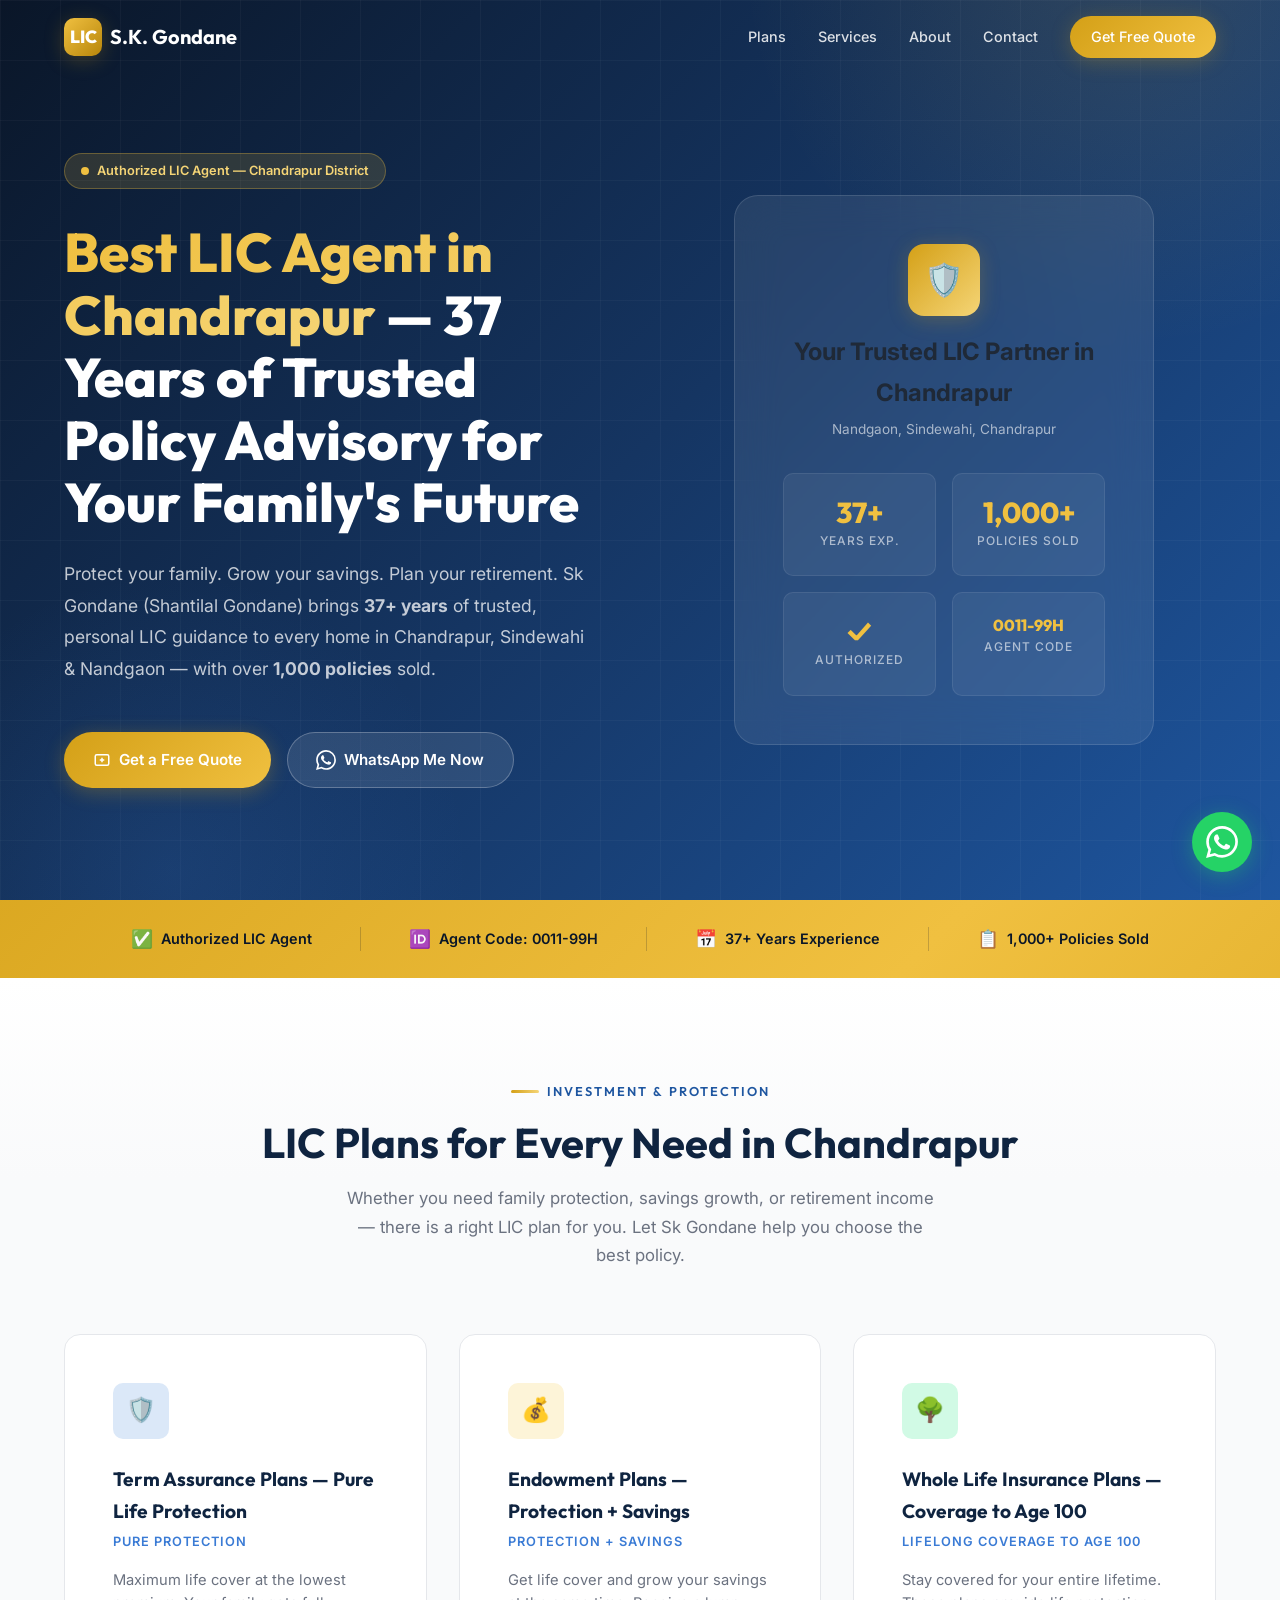
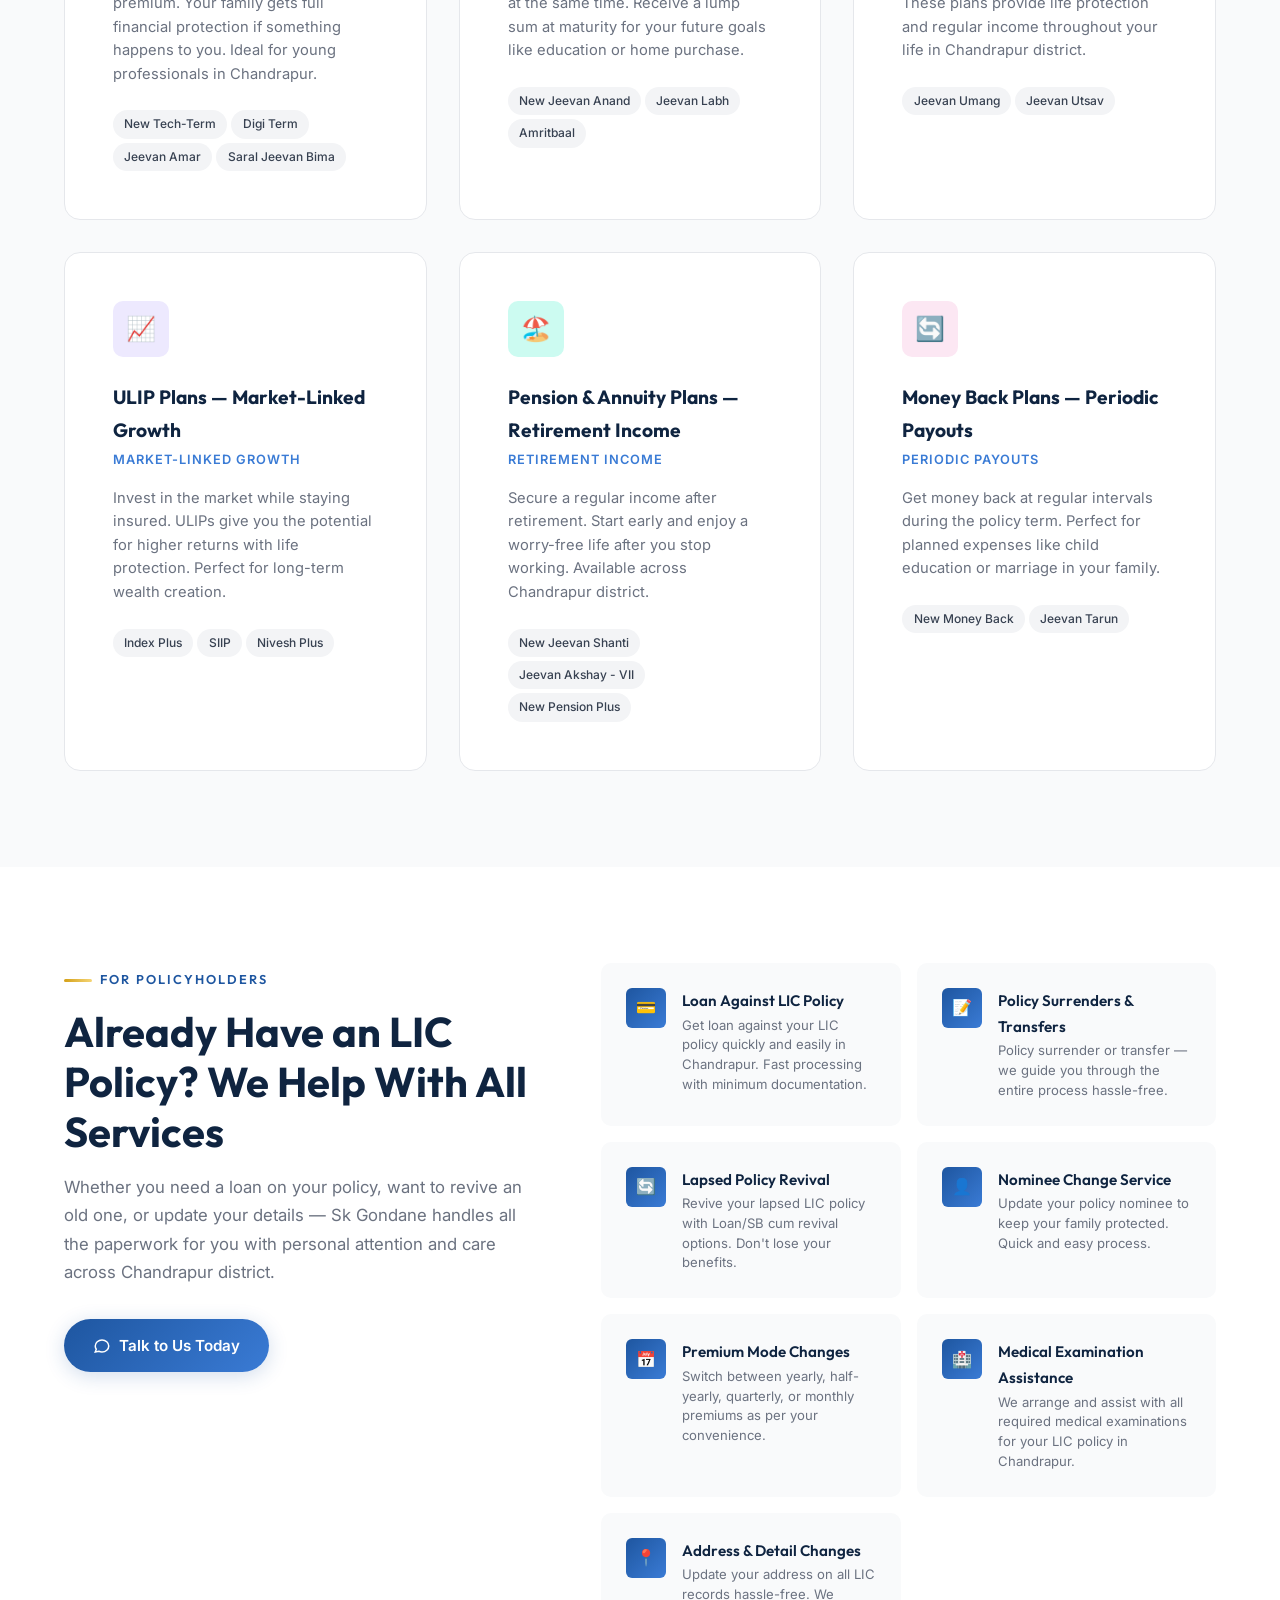
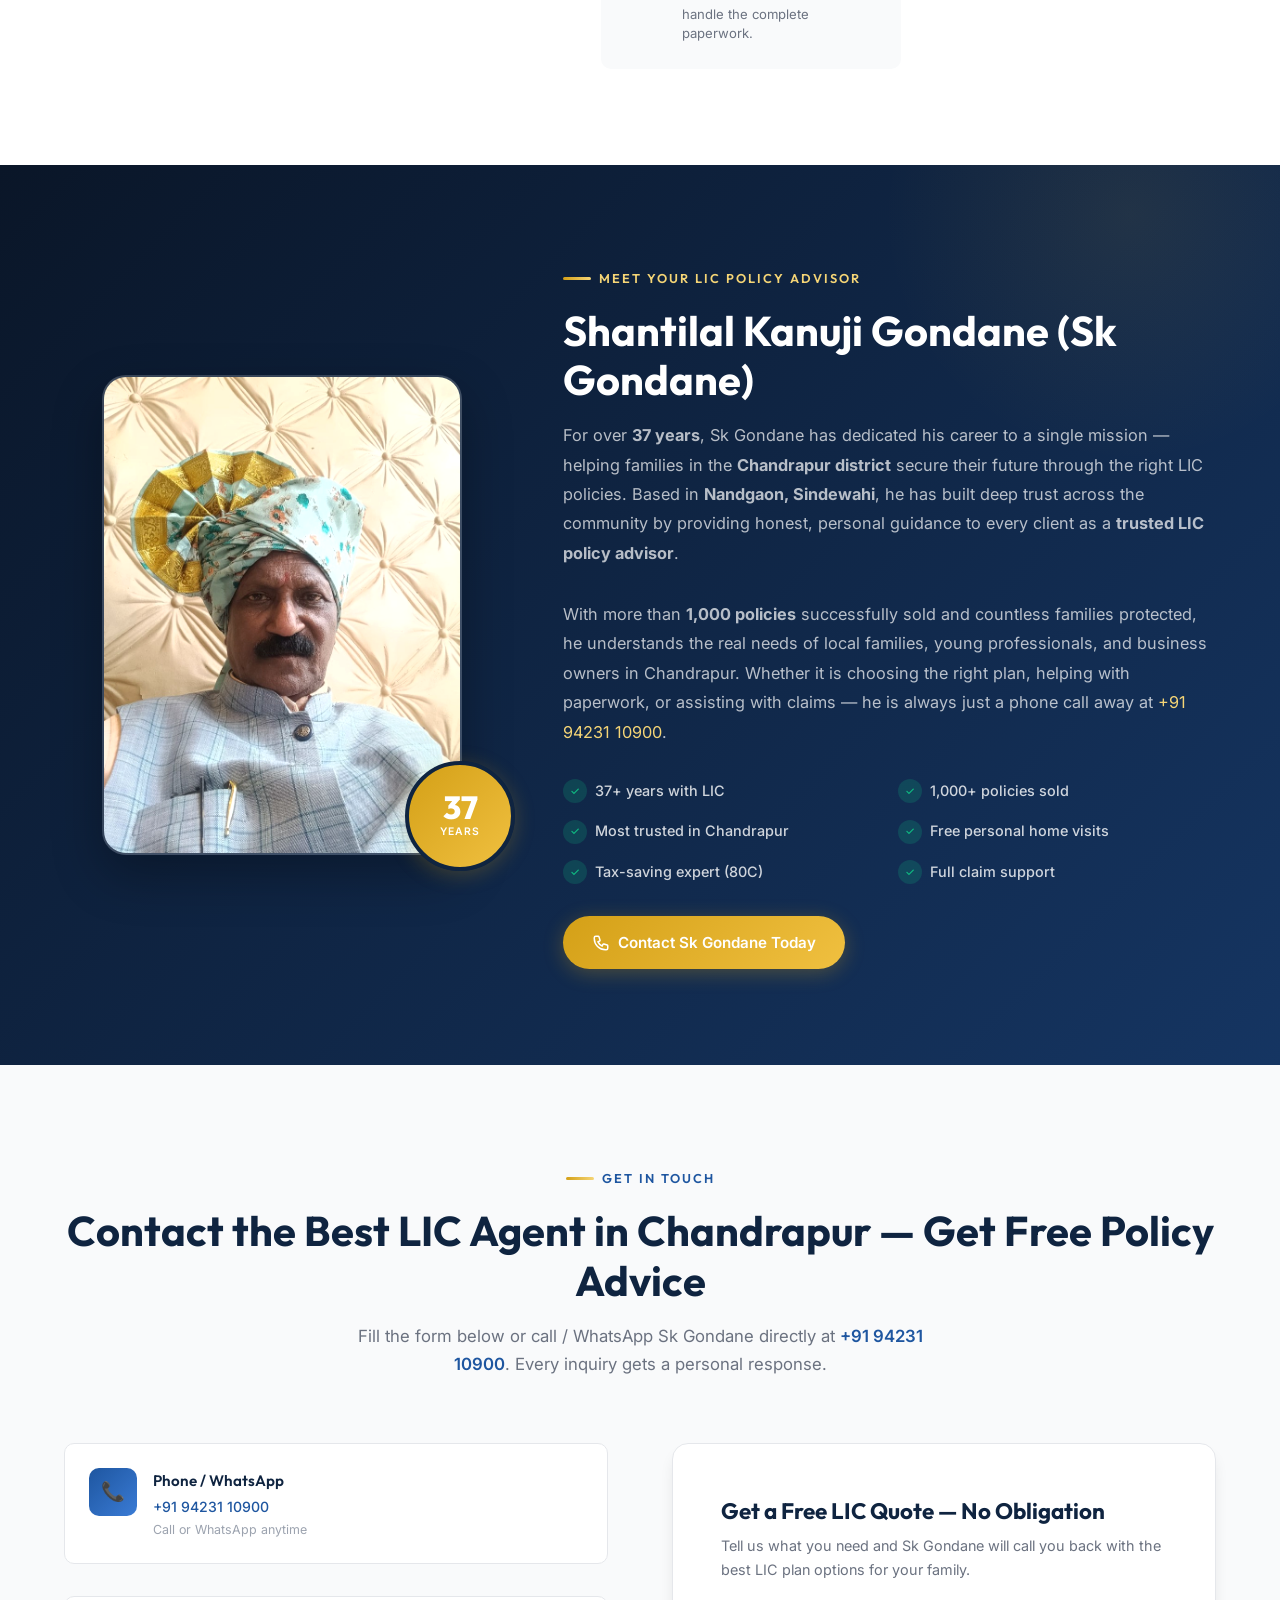
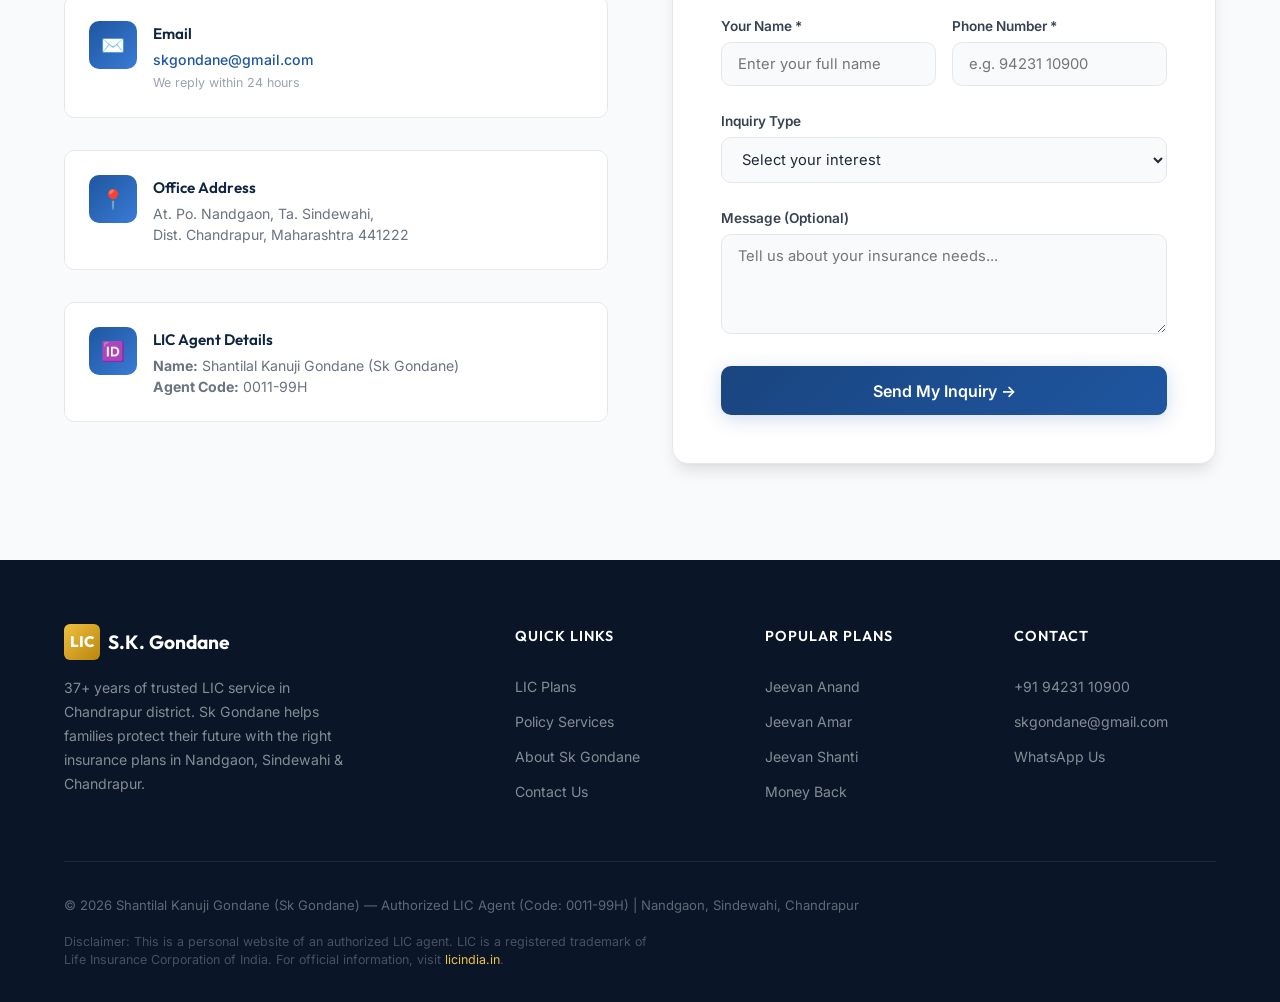
<file: index.html>
<!DOCTYPE html>
<html lang="en" dir="ltr">
<head>
  <meta charset="UTF-8">
  <meta name="viewport" content="width=device-width, initial-scale=1.0">
  <meta http-equiv="X-UA-Compatible" content="IE=edge">

  <!-- Primary SEO -->
  <title>Best LIC Agent in Chandrapur | Sk Gondane — 37 Years Trusted LIC Policy Advisor, Sindewahi</title>
  <meta name="description" content="Sk Gondane (Shantilal Kanuji Gondane) is the most trusted LIC Agent in Chandrapur &amp; Sindewahi with 37+ years experience &amp; 1,000+ policies sold. Get free quotes for LIC Jeevan Anand, term insurance, pension plans &amp; tax-saving policies. Call +91 94231 10900.">
  <meta name="keywords" content="LIC Agent Chandrapur, LIC Agent in Chandrapur, best LIC agent Chandrapur, LIC Agent Sindewahi, LIC Agent Nandgaon, LIC policy advisor Chandrapur, life insurance Chandrapur, Shantilal Gondane LIC, Sk Gondane, LIC plans Chandrapur, Jeevan Anand Chandrapur, term insurance Chandrapur, pension plan Chandrapur, tax saving LIC, LIC 0011-99H, buy LIC policy Sindewahi, LIC premium calculator Chandrapur">
  <meta name="author" content="Shantilal Kanuji Gondane">
  <meta name="robots" content="index, follow, max-snippet:-1, max-image-preview:large, max-video-preview:-1">
  <link rel="canonical" href="https://skgondane-lic.com/">

  <!-- Open Graph (Facebook, WhatsApp, LinkedIn) -->
  <meta property="og:type" content="website">
  <meta property="og:title" content="Best LIC Agent in Chandrapur — Sk Gondane | 37 Years of Trusted Service">
  <meta property="og:description" content="Authorized LIC Agent (Code: 0011-99H) with 37+ years experience &amp; 1,000+ policies sold. Get free quotes for life insurance, pension, and tax-saving plans in Chandrapur &amp; Sindewahi.">
  <meta property="og:image" content="https://skgondane-lic.com/shantilal-gondane.jpg">
  <meta property="og:image:width" content="1200">
  <meta property="og:image:height" content="630">
  <meta property="og:image:alt" content="Shantilal Kanuji Gondane — Trusted LIC Agent in Chandrapur with 37 years of experience">
  <meta property="og:url" content="https://skgondane-lic.com/">
  <meta property="og:site_name" content="Sk Gondane — Best LIC Agent in Chandrapur">
  <meta property="og:locale" content="en_IN">

  <!-- Twitter Card -->
  <meta name="twitter:card" content="summary_large_image">
  <meta name="twitter:title" content="Best LIC Agent in Chandrapur — Sk Gondane | 37 Years of Trusted Service">
  <meta name="twitter:description" content="Authorized LIC Agent (Code: 0011-99H). 37+ years experience. Get free quotes for LIC plans in Chandrapur &amp; Sindewahi. Call +91 94231 10900.">
  <meta name="twitter:image" content="https://skgondane-lic.com/shantilal-gondane.jpg">
  <meta name="twitter:image:alt" content="Shantilal Kanuji Gondane — Trusted LIC Agent in Chandrapur">

  <!-- Theme & Favicon -->
  <meta name="theme-color" content="#1a4580">
  <meta name="msapplication-TileColor" content="#1a4580">
  <link rel="icon" type="image/svg+xml" href="data:image/svg+xml,<svg xmlns='http://www.w3.org/2000/svg' viewBox='0 0 100 100'><text y='.9em' font-size='90'>🛡️</text></svg>">
  <link rel="apple-touch-icon" href="shantilal-gondane.jpg">

  <!-- Geo Tags (Local SEO) -->
  <meta name="geo.region" content="IN-MH">
  <meta name="geo.placename" content="Nandgaon, Sindewahi, Chandrapur">
  <meta name="geo.position" content="20.29;79.62">
  <meta name="ICBM" content="20.29, 79.62">

  <!-- Fonts: Preconnect + Preload for speed -->
  <link rel="preconnect" href="https://fonts.googleapis.com">
  <link rel="preconnect" href="https://fonts.gstatic.com" crossorigin>
  <link rel="preload" as="style" href="https://fonts.googleapis.com/css2?family=Inter:wght@400;500;600;700&family=Outfit:wght@600;700;800&display=swap">
  <link href="https://fonts.googleapis.com/css2?family=Inter:wght@400;500;600;700&family=Outfit:wght@600;700;800&display=swap" rel="stylesheet">

  <!-- Stylesheet -->
  <link rel="stylesheet" href="index.css">

  <!-- ============ Structured Data (JSON-LD) — Google Rich Results ============ -->

  <!-- 1. LocalBusiness + FinancialService Schema (Primary) -->
  <script type="application/ld+json">
  {
    "@context": "https://schema.org",
    "@type": ["LocalBusiness", "FinancialService", "InsuranceAgency"],
    "@id": "https://skgondane-lic.com/#business",
    "name": "Sk Gondane — LIC Agent Chandrapur",
    "alternateName": "Shantilal Kanuji Gondane LIC Agent",
    "description": "Sk Gondane (Shantilal Kanuji Gondane) is an authorized LIC Agent in Chandrapur with 37+ years of experience and 1,000+ policies sold. Providing life insurance, pension plans, ULIPs, and tax-saving investments in Nandgaon, Sindewahi, Chandrapur district.",
    "url": "https://skgondane-lic.com/",
    "image": "https://skgondane-lic.com/shantilal-gondane.jpg",
    "telephone": "+919423110900",
    "email": "skgondane@gmail.com",
    "priceRange": "₹₹",
    "currenciesAccepted": "INR",
    "paymentAccepted": "Cash, UPI, NEFT",
    "address": {
      "@type": "PostalAddress",
      "streetAddress": "At. Po. Nandgaon",
      "addressLocality": "Sindewahi",
      "addressRegion": "Maharashtra",
      "postalCode": "441222",
      "addressCountry": "IN"
    },
    "geo": {
      "@type": "GeoCoordinates",
      "latitude": 20.29,
      "longitude": 79.62
    },
    "areaServed": [
      { "@type": "City", "name": "Chandrapur" },
      { "@type": "City", "name": "Sindewahi" },
      { "@type": "City", "name": "Nandgaon" },
      { "@type": "State", "name": "Maharashtra" }
    ],
    "openingHoursSpecification": {
      "@type": "OpeningHoursSpecification",
      "dayOfWeek": ["Monday","Tuesday","Wednesday","Thursday","Friday","Saturday"],
      "opens": "09:00",
      "closes": "19:00"
    },
    "founder": {
      "@type": "Person",
      "name": "Shantilal Kanuji Gondane",
      "alternateName": "Sk Gondane",
      "jobTitle": "Authorized LIC Agent",
      "identifier": "0011-99H",
      "telephone": "+919423110900",
      "email": "skgondane@gmail.com",
      "address": {
        "@type": "PostalAddress",
        "streetAddress": "At. Po. Nandgaon",
        "addressLocality": "Sindewahi",
        "addressRegion": "Maharashtra",
        "postalCode": "441222",
        "addressCountry": "IN"
      },
      "worksFor": {
        "@type": "Organization",
        "name": "Life Insurance Corporation of India",
        "url": "https://licindia.in"
      }
    },
    "sameAs": [
      "https://wa.me/919423110900"
    ],
    "hasOfferCatalog": {
      "@type": "OfferCatalog",
      "name": "LIC Insurance Plans",
      "itemListElement": [
        { "@type": "Service", "name": "Term Assurance Plans", "description": "Pure life protection — New Tech-Term, Digi Term, Jeevan Amar, Saral Jeevan Bima" },
        { "@type": "Service", "name": "Endowment Plans", "description": "Protection + Savings — New Jeevan Anand, Jeevan Labh, Amritbaal" },
        { "@type": "Service", "name": "Whole Life Plans", "description": "Lifelong coverage up to age 100 — Jeevan Umang, Jeevan Utsav" },
        { "@type": "Service", "name": "ULIPs", "description": "Market-linked growth plans — Index Plus, SIIP, Nivesh Plus" },
        { "@type": "Service", "name": "Pension & Annuity Plans", "description": "Retirement income — New Jeevan Shanti, Jeevan Akshay VII, New Pension Plus" },
        { "@type": "Service", "name": "Money Back Plans", "description": "Periodic payouts — New Money Back, Jeevan Tarun" }
      ]
    },
    "aggregateRating": {
      "@type": "AggregateRating",
      "ratingValue": "4.9",
      "reviewCount": "120",
      "bestRating": "5",
      "worstRating": "1"
    }
  }
  </script>

  <!-- 2. WebSite Schema (for Sitelinks Search Box) -->
  <script type="application/ld+json">
  {
    "@context": "https://schema.org",
    "@type": "WebSite",
    "name": "Sk Gondane — LIC Agent Chandrapur",
    "url": "https://skgondane-lic.com/",
    "description": "Official website of Sk Gondane, the best LIC policy advisor in Chandrapur, Sindewahi, and Nandgaon with 37+ years of trusted service.",
    "publisher": {
      "@type": "Person",
      "name": "Shantilal Kanuji Gondane",
      "alternateName": "Sk Gondane"
    },
    "inLanguage": "en-IN"
  }
  </script>

  <!-- 3. BreadcrumbList Schema -->
  <script type="application/ld+json">
  {
    "@context": "https://schema.org",
    "@type": "BreadcrumbList",
    "itemListElement": [
      { "@type": "ListItem", "position": 1, "name": "Home", "item": "https://skgondane-lic.com/" },
      { "@type": "ListItem", "position": 2, "name": "LIC Plans", "item": "https://skgondane-lic.com/#products" },
      { "@type": "ListItem", "position": 3, "name": "Policy Services", "item": "https://skgondane-lic.com/#services" },
      { "@type": "ListItem", "position": 4, "name": "About Sk Gondane", "item": "https://skgondane-lic.com/#about" },
      { "@type": "ListItem", "position": 5, "name": "Contact", "item": "https://skgondane-lic.com/#contact" }
    ]
  }
  </script>

  <!-- 4. FAQ Schema (boosts long-tail keywords) -->
  <script type="application/ld+json">
  {
    "@context": "https://schema.org",
    "@type": "FAQPage",
    "mainEntity": [
      {
        "@type": "Question",
        "name": "Who is the best LIC agent in Chandrapur?",
        "acceptedAnswer": {
          "@type": "Answer",
          "text": "Sk Gondane (Shantilal Kanuji Gondane) is a highly trusted, authorized LIC agent (Code: 0011-99H) based in Nandgaon, Sindewahi, Chandrapur with over 37 years of experience and 1,000+ policies sold. He provides free consultations for all LIC plans."
        }
      },
      {
        "@type": "Question",
        "name": "How can I buy an LIC policy in Sindewahi or Chandrapur?",
        "acceptedAnswer": {
          "@type": "Answer",
          "text": "You can contact Sk Gondane (Shantilal Gondane) directly at +91 94231 10900 (Phone or WhatsApp) or email skgondane@gmail.com. He provides personal home visits across the entire Chandrapur district for policy consultation and documentation."
        }
      },
      {
        "@type": "Question",
        "name": "What LIC plans are available for tax saving under 80C in Chandrapur?",
        "acceptedAnswer": {
          "@type": "Answer",
          "text": "Plans like New Jeevan Anand, Jeevan Labh, and endowment plans offer tax benefits under Section 80C. Contact Sk Gondane at +91 94231 10900 for a personalized recommendation based on your income and goals."
        }
      },
      {
        "@type": "Question",
        "name": "What is Sk Gondane's LIC agent code?",
        "acceptedAnswer": {
          "@type": "Answer",
          "text": "Sk Gondane's official LIC agent code is 0011-99H. He operates from Nandgaon, Sindewahi, Dist. Chandrapur, Maharashtra 441222."
        }
      },
      {
        "@type": "Question",
        "name": "Does Sk Gondane provide home visits for LIC policy consultation?",
        "acceptedAnswer": {
          "@type": "Answer",
          "text": "Yes, Sk Gondane provides free personal home visits across Chandrapur district, including Sindewahi, Nandgaon, and surrounding areas. Call +91 94231 10900 to schedule a visit."
        }
      }
    ]
  }
  </script>

  <!-- 5. Person Schema (for Knowledge Panel) -->
  <script type="application/ld+json">
  {
    "@context": "https://schema.org",
    "@type": "Person",
    "@id": "https://skgondane-lic.com/#person",
    "name": "Shantilal Kanuji Gondane",
    "alternateName": "Sk Gondane",
    "jobTitle": "Authorized LIC Agent & Financial Advisor",
    "description": "Trusted LIC Agent in Chandrapur with 37+ years of experience, over 1,000 policies sold, specializing in life insurance, pension plans, and tax-saving investments.",
    "telephone": "+919423110900",
    "email": "skgondane@gmail.com",
    "image": "https://skgondane-lic.com/shantilal-gondane.jpg",
    "address": {
      "@type": "PostalAddress",
      "streetAddress": "At. Po. Nandgaon",
      "addressLocality": "Sindewahi",
      "addressRegion": "Maharashtra",
      "postalCode": "441222",
      "addressCountry": "IN"
    },
    "worksFor": {
      "@type": "Organization",
      "name": "Life Insurance Corporation of India",
      "url": "https://licindia.in"
    },
    "knowsAbout": ["Life Insurance", "LIC Plans", "Financial Planning", "Tax Saving under 80C", "Pension Plans", "Term Insurance", "Endowment Plans"]
  }
  </script>
</head>
<body>

  <!-- Skip to main content (Accessibility) -->
  <a href="#main-content" class="skip-link" id="skip-nav">Skip to main content</a>

  <!-- ===================== HEADER + NAVBAR ===================== -->
  <header role="banner">
    <nav class="navbar" id="navbar" role="navigation" aria-label="Primary navigation">
      <div class="container">
        <a href="#" class="navbar-logo" aria-label="Sk Gondane — LIC Agent Chandrapur — Home">
          <div class="logo-icon" aria-hidden="true">LIC</div>
          S.K. Gondane
        </a>
        <div class="navbar-links" id="navLinks" role="menubar">
          <a href="#products" role="menuitem">Plans</a>
          <a href="#services" role="menuitem">Services</a>
          <a href="#about" role="menuitem">About</a>
          <a href="#contact" role="menuitem">Contact</a>
          <a href="#contact" class="navbar-cta" role="menuitem">Get Free Quote</a>
        </div>
        <button class="mobile-toggle" id="mobileToggle" aria-label="Toggle navigation menu" aria-expanded="false" aria-controls="navLinks">
          <span aria-hidden="true"></span>
          <span aria-hidden="true"></span>
          <span aria-hidden="true"></span>
        </button>
      </div>
    </nav>
  </header>

  <!-- ===================== MAIN CONTENT ===================== -->
  <main id="main-content" role="main">

    <!-- ===================== HERO ===================== -->
    <section class="hero" id="hero" aria-label="Hero — Trusted LIC Agent in Chandrapur">
      <div class="hero-grid-pattern" aria-hidden="true"></div>
      <div class="container">
        <div class="hero-content">
          <div class="hero-badge">
            <span class="badge-dot" aria-hidden="true"></span>
            Authorized LIC Agent — Chandrapur District
          </div>
          <h1>
            <span class="highlight">Best LIC Agent in Chandrapur</span> — 37 Years of Trusted Policy Advisory for Your Family's Future
          </h1>
          <p class="hero-description">
            Protect your family. Grow your savings. Plan your retirement. 
            Sk Gondane (Shantilal Gondane) brings <strong>37+ years</strong> of trusted, 
            personal LIC guidance to every home in Chandrapur, Sindewahi &amp; Nandgaon — 
            with over <strong>1,000 policies</strong> sold.
          </p>
          <div class="hero-buttons">
            <a href="#contact" class="btn btn-primary" id="hero-cta-quote">
              <svg width="18" height="18" fill="none" stroke="currentColor" stroke-width="2" viewBox="0 0 24 24" aria-hidden="true"><path d="M9 12h6m-3-3v6m-7 4h14a2 2 0 002-2V7a2 2 0 00-2-2H5a2 2 0 00-2 2v10a2 2 0 002 2z"/></svg>
              Get a Free Quote
            </a>
            <a href="https://wa.me/919423110900?text=Hello%20Sir%2C%20I%20want%20to%20know%20about%20LIC%20plans." class="btn btn-secondary" id="hero-cta-whatsapp" target="_blank" rel="noopener noreferrer">
              <svg width="20" height="20" viewBox="0 0 24 24" fill="currentColor" aria-hidden="true"><path d="M17.472 14.382c-.297-.149-1.758-.867-2.03-.967-.273-.099-.471-.148-.67.15-.197.297-.767.966-.94 1.164-.173.199-.347.223-.644.075-.297-.15-1.255-.463-2.39-1.475-.883-.788-1.48-1.761-1.653-2.059-.173-.297-.018-.458.13-.606.134-.133.298-.347.446-.52.149-.174.198-.298.298-.497.099-.198.05-.371-.025-.52-.075-.149-.669-1.612-.916-2.207-.242-.579-.487-.5-.669-.51-.173-.008-.371-.01-.57-.01-.198 0-.52.074-.792.372-.272.297-1.04 1.016-1.04 2.479 0 1.462 1.065 2.875 1.213 3.074.149.198 2.096 3.2 5.077 4.487.709.306 1.262.489 1.694.625.712.227 1.36.195 1.871.118.571-.085 1.758-.719 2.006-1.413.248-.694.248-1.289.173-1.413-.074-.124-.272-.198-.57-.347m-5.421 7.403h-.004a9.87 9.87 0 01-5.031-1.378l-.361-.214-3.741.982.998-3.648-.235-.374a9.86 9.86 0 01-1.51-5.26c.001-5.45 4.436-9.884 9.888-9.884 2.64 0 5.122 1.03 6.988 2.898a9.825 9.825 0 012.893 6.994c-.003 5.45-4.437 9.884-9.885 9.884m8.413-18.297A11.815 11.815 0 0012.05 0C5.495 0 .16 5.335.157 11.892c0 2.096.547 4.142 1.588 5.945L.057 24l6.305-1.654a11.882 11.882 0 005.683 1.448h.005c6.554 0 11.89-5.335 11.893-11.893a11.821 11.821 0 00-3.48-8.413z"/></svg>
              WhatsApp Me Now
            </a>
          </div>
        </div>

        <aside class="hero-visual" aria-label="Agent credentials and statistics">
          <div class="hero-stats-card">
            <div class="stats-card-header">
              <div class="stats-card-icon" aria-hidden="true">🛡️</div>
              <h2>Your Trusted LIC Partner in Chandrapur</h2>
              <p>Nandgaon, Sindewahi, Chandrapur</p>
            </div>
            <div class="stats-grid" role="list" aria-label="Agent credentials">
              <div class="stat-item" role="listitem">
                <div class="stat-number" data-count="37">37+</div>
                <div class="stat-label">Years Exp.</div>
              </div>
              <div class="stat-item" role="listitem">
                <div class="stat-number" data-count="1000">1,000+</div>
                <div class="stat-label">Policies Sold</div>
              </div>
              <div class="stat-item" role="listitem">
                <div class="stat-number" aria-label="Authorized agent">✓</div>
                <div class="stat-label">Authorized</div>
              </div>
              <div class="stat-item" role="listitem">
                <div class="stat-number" style="font-size:1rem;">0011-99H</div>
                <div class="stat-label">Agent Code</div>
              </div>
            </div>
          </div>
        </aside>
      </div>
    </section>

    <!-- ===================== TRUST BANNER ===================== -->
    <div class="trust-banner" id="trustBanner" role="complementary" aria-label="Trust credentials">
      <div class="container">
        <div class="trust-item">
          <span class="trust-icon" aria-hidden="true">✅</span>
          Authorized LIC Agent
        </div>
        <div class="trust-divider" aria-hidden="true"></div>
        <div class="trust-item">
          <span class="trust-icon" aria-hidden="true">🆔</span>
          Agent Code: 0011-99H
        </div>
        <div class="trust-divider" aria-hidden="true"></div>
        <div class="trust-item">
          <span class="trust-icon" aria-hidden="true">📅</span>
          37+ Years Experience
        </div>
        <div class="trust-divider" aria-hidden="true"></div>
        <div class="trust-item">
          <span class="trust-icon" aria-hidden="true">📋</span>
          1,000+ Policies Sold
        </div>
      </div>
    </div>

    <!-- ===================== PRODUCTS ===================== -->
    <section class="products" id="products" aria-label="LIC Insurance Plans available in Chandrapur">
      <div class="container">
        <div class="products-header animate-on-scroll">
          <div class="section-label">Investment &amp; Protection</div>
          <h2 class="section-title">LIC Plans for Every Need in Chandrapur</h2>
          <p class="section-subtitle">
            Whether you need family protection, savings growth, or retirement income — 
            there is a right LIC plan for you. Let Sk Gondane help you choose the best policy.
          </p>
        </div>

        <div class="products-grid" role="list">
          <!-- 1. Term Assurance -->
          <article class="product-card animate-on-scroll" id="card-term" role="listitem">
            <div class="product-icon blue" aria-hidden="true">🛡️</div>
            <h3>Term Assurance Plans — Pure Life Protection</h3>
            <p class="product-type">Pure Protection</p>
            <p>Maximum life cover at the lowest premium. Your family gets full financial protection if something happens to you. Ideal for young professionals in Chandrapur.</p>
            <div class="product-plans" aria-label="Available term insurance plans">
              <span class="plan-tag">New Tech-Term</span>
              <span class="plan-tag">Digi Term</span>
              <span class="plan-tag">Jeevan Amar</span>
              <span class="plan-tag">Saral Jeevan Bima</span>
            </div>
          </article>

          <!-- 2. Endowment Plans -->
          <article class="product-card animate-on-scroll" id="card-endowment" role="listitem">
            <div class="product-icon gold" aria-hidden="true">💰</div>
            <h3>Endowment Plans — Protection + Savings</h3>
            <p class="product-type">Protection + Savings</p>
            <p>Get life cover and grow your savings at the same time. Receive a lump sum at maturity for your future goals like education or home purchase.</p>
            <div class="product-plans" aria-label="Available endowment plans">
              <span class="plan-tag">New Jeevan Anand</span>
              <span class="plan-tag">Jeevan Labh</span>
              <span class="plan-tag">Amritbaal</span>
            </div>
          </article>

          <!-- 3. Whole Life Plans -->
          <article class="product-card animate-on-scroll" id="card-wholelife" role="listitem">
            <div class="product-icon green" aria-hidden="true">🌳</div>
            <h3>Whole Life Insurance Plans — Coverage to Age 100</h3>
            <p class="product-type">Lifelong Coverage to Age 100</p>
            <p>Stay covered for your entire lifetime. These plans provide life protection and regular income throughout your life in Chandrapur district.</p>
            <div class="product-plans" aria-label="Available whole life plans">
              <span class="plan-tag">Jeevan Umang</span>
              <span class="plan-tag">Jeevan Utsav</span>
            </div>
          </article>

          <!-- 4. ULIPs -->
          <article class="product-card animate-on-scroll" id="card-ulip" role="listitem">
            <div class="product-icon purple" aria-hidden="true">📈</div>
            <h3>ULIP Plans — Market-Linked Growth</h3>
            <p class="product-type">Market-Linked Growth</p>
            <p>Invest in the market while staying insured. ULIPs give you the potential for higher returns with life protection. Perfect for long-term wealth creation.</p>
            <div class="product-plans" aria-label="Available ULIP plans">
              <span class="plan-tag">Index Plus</span>
              <span class="plan-tag">SIIP</span>
              <span class="plan-tag">Nivesh Plus</span>
            </div>
          </article>

          <!-- 5. Pension & Annuity -->
          <article class="product-card animate-on-scroll" id="card-pension" role="listitem">
            <div class="product-icon teal" aria-hidden="true">🏖️</div>
            <h3>Pension &amp; Annuity Plans — Retirement Income</h3>
            <p class="product-type">Retirement Income</p>
            <p>Secure a regular income after retirement. Start early and enjoy a worry-free life after you stop working. Available across Chandrapur district.</p>
            <div class="product-plans" aria-label="Available pension plans">
              <span class="plan-tag">New Jeevan Shanti</span>
              <span class="plan-tag">Jeevan Akshay - VII</span>
              <span class="plan-tag">New Pension Plus</span>
            </div>
          </article>

          <!-- 6. Money Back Plans -->
          <article class="product-card animate-on-scroll" id="card-moneyback" role="listitem">
            <div class="product-icon rose" aria-hidden="true">🔄</div>
            <h3>Money Back Plans — Periodic Payouts</h3>
            <p class="product-type">Periodic Payouts</p>
            <p>Get money back at regular intervals during the policy term. Perfect for planned expenses like child education or marriage in your family.</p>
            <div class="product-plans" aria-label="Available money back plans">
              <span class="plan-tag">New Money Back</span>
              <span class="plan-tag">Jeevan Tarun</span>
            </div>
          </article>
        </div>
      </div>
    </section>

    <!-- ===================== SERVICES ===================== -->
    <section class="services" id="services" aria-label="LIC policy services for existing policyholders in Chandrapur">
      <div class="container">
        <div class="services-layout">
          <div class="services-content animate-on-scroll">
            <div class="section-label">For Policyholders</div>
            <h2 class="section-title">Already Have an LIC Policy? We Help With All Services</h2>
            <p class="section-subtitle" style="margin-bottom: var(--space-xl);">
              Whether you need a loan on your policy, want to revive an old one, 
              or update your details — Sk Gondane handles all the paperwork for you with 
              personal attention and care across Chandrapur district.
            </p>
            <a href="#contact" class="btn btn-blue">
              <svg width="18" height="18" fill="none" stroke="currentColor" stroke-width="2" viewBox="0 0 24 24" aria-hidden="true"><path d="M8 12h.01M12 12h.01M16 12h.01M21 12c0 4.418-4.03 8-9 8a9.863 9.863 0 01-4.255-.949L3 20l1.395-3.72C3.512 15.042 3 13.574 3 12c0-4.418 4.03-8 9-8s9 3.582 9 8z"/></svg>
              Talk to Us Today
            </a>
          </div>

          <div class="services-list" role="list">
            <!-- Service 1 -->
            <article class="service-item animate-on-scroll" id="svc-loan" role="listitem">
              <div class="service-icon" aria-hidden="true">💳</div>
              <div>
                <h3>Loan Against LIC Policy</h3>
                <p>Get loan against your LIC policy quickly and easily in Chandrapur. Fast processing with minimum documentation.</p>
              </div>
            </article>

            <!-- Service 2 -->
            <article class="service-item animate-on-scroll" id="svc-surrender" role="listitem">
              <div class="service-icon" aria-hidden="true">📝</div>
              <div>
                <h3>Policy Surrenders &amp; Transfers</h3>
                <p>Policy surrender or transfer — we guide you through the entire process hassle-free.</p>
              </div>
            </article>

            <!-- Service 3 -->
            <article class="service-item animate-on-scroll" id="svc-revival" role="listitem">
              <div class="service-icon" aria-hidden="true">🔄</div>
              <div>
                <h3>Lapsed Policy Revival</h3>
                <p>Revive your lapsed LIC policy with Loan/SB cum revival options. Don't lose your benefits.</p>
              </div>
            </article>

            <!-- Service 4 -->
            <article class="service-item animate-on-scroll" id="svc-nominee" role="listitem">
              <div class="service-icon" aria-hidden="true">👤</div>
              <div>
                <h3>Nominee Change Service</h3>
                <p>Update your policy nominee to keep your family protected. Quick and easy process.</p>
              </div>
            </article>

            <!-- Service 5 -->
            <article class="service-item animate-on-scroll" id="svc-premium" role="listitem">
              <div class="service-icon" aria-hidden="true">📅</div>
              <div>
                <h3>Premium Mode Changes</h3>
                <p>Switch between yearly, half-yearly, quarterly, or monthly premiums as per your convenience.</p>
              </div>
            </article>

            <!-- Service 6 -->
            <article class="service-item animate-on-scroll" id="svc-medical" role="listitem">
              <div class="service-icon" aria-hidden="true">🏥</div>
              <div>
                <h3>Medical Examination Assistance</h3>
                <p>We arrange and assist with all required medical examinations for your LIC policy in Chandrapur.</p>
              </div>
            </article>

            <!-- Service 7 -->
            <article class="service-item animate-on-scroll" id="svc-address" role="listitem">
              <div class="service-icon" aria-hidden="true">📍</div>
              <div>
                <h3>Address &amp; Detail Changes</h3>
                <p>Update your address on all LIC records hassle-free. We handle the complete paperwork.</p>
              </div>
            </article>
          </div>
        </div>
      </div>
    </section>

    <!-- ===================== ABOUT ===================== -->
    <section class="about" id="about" aria-label="About Sk Gondane — LIC Agent in Chandrapur">
      <div class="container">
        <div class="about-layout">
          <figure class="about-image-wrapper animate-on-scroll">
            <div class="about-image-placeholder">
              <img src="shantilal-gondane.jpg" 
                   alt="Shantilal Kanuji Gondane (Sk Gondane) — Best LIC Agent in Chandrapur, Maharashtra with 37 years of experience" 
                   class="about-photo"
                   loading="lazy"
                   width="360"
                   height="480"
                   fetchpriority="low">
            </div>
            <div class="about-experience-badge" aria-label="37 years of experience">
              <span class="exp-number">37</span>
              <span class="exp-text">Years</span>
            </div>
          </figure>

          <div class="about-content animate-on-scroll">
            <div class="section-label">Meet Your LIC Policy Advisor</div>
            <h2 class="section-title">Shantilal Kanuji Gondane (Sk Gondane)</h2>
            <p class="about-text">
              For over <strong>37 years</strong>, Sk Gondane has dedicated his career to a single 
              mission — helping families in the <strong>Chandrapur district</strong> secure their future 
              through the right LIC policies. Based in <strong>Nandgaon, Sindewahi</strong>, he has built 
              deep trust across the community by providing honest, personal guidance to 
              every client as a <strong>trusted LIC policy advisor</strong>.
            </p>
            <p class="about-text">
              With more than <strong>1,000 policies</strong> successfully sold and countless families 
              protected, he understands the real needs of local families, young professionals, 
              and business owners in Chandrapur. Whether it is choosing the right plan, helping with 
              paperwork, or assisting with claims — he is always just a phone call away at 
              <a href="tel:+919423110900" style="color: var(--lic-gold-300);">+91 94231 10900</a>.
            </p>

            <div class="about-highlights" role="list" aria-label="Key highlights">
              <div class="about-highlight-item" role="listitem">
                <span class="check-icon" aria-hidden="true">✓</span>
                37+ years with LIC
              </div>
              <div class="about-highlight-item" role="listitem">
                <span class="check-icon" aria-hidden="true">✓</span>
                1,000+ policies sold
              </div>
              <div class="about-highlight-item" role="listitem">
                <span class="check-icon" aria-hidden="true">✓</span>
                Most trusted in Chandrapur
              </div>
              <div class="about-highlight-item" role="listitem">
                <span class="check-icon" aria-hidden="true">✓</span>
                Free personal home visits
              </div>
              <div class="about-highlight-item" role="listitem">
                <span class="check-icon" aria-hidden="true">✓</span>
                Tax-saving expert (80C)
              </div>
              <div class="about-highlight-item" role="listitem">
                <span class="check-icon" aria-hidden="true">✓</span>
                Full claim support
              </div>
            </div>

            <a href="#contact" class="btn btn-primary" id="about-cta-contact">
              <svg width="18" height="18" fill="none" stroke="currentColor" stroke-width="2" viewBox="0 0 24 24" aria-hidden="true"><path d="M3 5a2 2 0 012-2h3.28a1 1 0 01.948.684l1.498 4.493a1 1 0 01-.502 1.21l-2.257 1.13a11.042 11.042 0 005.516 5.516l1.13-2.257a1 1 0 011.21-.502l4.493 1.498a1 1 0 01.684.949V19a2 2 0 01-2 2h-1C9.716 21 3 14.284 3 6V5z"/></svg>
              Contact Sk Gondane Today
            </a>
          </div>
        </div>
      </div>
    </section>

    <!-- ===================== CONTACT ===================== -->
    <section class="contact" id="contact" aria-label="Contact Sk Gondane — LIC Agent Chandrapur">
      <div class="container">
        <div class="products-header animate-on-scroll" style="text-align:center; margin-bottom: var(--space-3xl);">
          <div class="section-label">Get in Touch</div>
          <h2 class="section-title">Contact the Best LIC Agent in Chandrapur — Get Free Policy Advice</h2>
          <p class="section-subtitle" style="margin: 0 auto;">
            Fill the form below or call / WhatsApp Sk Gondane directly at 
            <a href="tel:+919423110900" style="color: var(--lic-blue-500); font-weight: 600;">+91 94231 10900</a>. 
            Every inquiry gets a personal response.
          </p>
        </div>

        <div class="contact-layout">
          <!-- Contact Info -->
          <address class="contact-info animate-on-scroll" aria-label="Contact information for Sk Gondane">
            <div class="contact-info-card" id="info-phone">
              <div class="contact-info-icon" aria-hidden="true">📞</div>
              <div>
                <h3>Phone / WhatsApp</h3>
                <p><a href="tel:+919423110900">+91 94231 10900</a></p>
                <p style="font-size: 0.78rem; color: var(--gray-400); margin-top: 4px;">Call or WhatsApp anytime</p>
              </div>
            </div>

            <div class="contact-info-card" id="info-email">
              <div class="contact-info-icon" aria-hidden="true">✉️</div>
              <div>
                <h3>Email</h3>
                <p><a href="mailto:skgondane@gmail.com">skgondane@gmail.com</a></p>
                <p style="font-size: 0.78rem; color: var(--gray-400); margin-top: 4px;">We reply within 24 hours</p>
              </div>
            </div>

            <div class="contact-info-card" id="info-address">
              <div class="contact-info-icon" aria-hidden="true">📍</div>
              <div>
                <h3>Office Address</h3>
                <p>At. Po. Nandgaon, Ta. Sindewahi,<br>Dist. Chandrapur, Maharashtra 441222</p>
              </div>
            </div>

            <div class="contact-info-card" id="info-agent">
              <div class="contact-info-icon" aria-hidden="true">🆔</div>
              <div>
                <h3>LIC Agent Details</h3>
                <p><strong>Name:</strong> Shantilal Kanuji Gondane (Sk Gondane)</p>
                <p><strong>Agent Code:</strong> 0011-99H</p>
              </div>
            </div>
          </address>

          <!-- Contact Form -->
          <div class="contact-form-wrapper animate-on-scroll">
            <h3>Get a Free LIC Quote — No Obligation</h3>
            <p class="form-desc">Tell us what you need and Sk Gondane will call you back with the best LIC plan options for your family.</p>

            <form id="contactForm" aria-label="LIC inquiry form">
              <div class="form-row">
                <div class="form-group">
                  <label for="form-name">Your Name <span aria-label="required">*</span></label>
                  <input type="text" id="form-name" name="name" placeholder="Enter your full name" required autocomplete="name">
                </div>
                <div class="form-group">
                  <label for="form-phone">Phone Number <span aria-label="required">*</span></label>
                  <input type="tel" id="form-phone" name="phone" placeholder="e.g. 94231 10900" required autocomplete="tel" inputmode="numeric" pattern="[0-9+\s]{10,14}">
                </div>
              </div>

              <div class="form-group">
                <label for="form-inquiry">Inquiry Type</label>
                <select id="form-inquiry" name="inquiry" autocomplete="off">
                  <option value="">Select your interest</option>
                  <option value="new-policy">New LIC Policy</option>
                  <option value="term-insurance">Term Insurance</option>
                  <option value="endowment">Endowment / Savings Plan</option>
                  <option value="pension">Pension / Retirement Plan</option>
                  <option value="ulip">ULIP / Market-Linked Plan</option>
                  <option value="moneyback">Money Back Plan</option>
                  <option value="child-plan">Child Education / Marriage Plan</option>
                  <option value="tax-saving">Tax Saving under 80C</option>
                  <option value="policy-loan">Policy Loan</option>
                  <option value="policy-revival">Policy Revival</option>
                  <option value="claim-help">Claim Assistance</option>
                  <option value="other">Other Inquiry</option>
                </select>
              </div>

              <div class="form-group">
                <label for="form-message">Message (Optional)</label>
                <textarea id="form-message" name="message" placeholder="Tell us about your insurance needs..." autocomplete="off"></textarea>
              </div>

              <button type="submit" class="form-submit" id="form-submit-btn">
                Send My Inquiry →
              </button>
            </form>

            <div class="form-success" id="formSuccess" role="alert" aria-live="polite">
              <div class="success-icon" aria-hidden="true">✅</div>
              <h4>Thank You!</h4>
              <p>Your inquiry has been received. Sk Gondane will contact you within 24 hours.</p>
            </div>
          </div>
        </div>
      </div>
    </section>

  </main><!-- end #main-content -->

  <!-- ===================== FOOTER ===================== -->
  <footer class="footer" role="contentinfo">
    <div class="container">
      <div class="footer-top">
        <div class="footer-brand">
          <div class="footer-logo">
            <div class="logo-icon" aria-hidden="true">LIC</div>
            S.K. Gondane
          </div>
          <p>
            37+ years of trusted LIC service in Chandrapur district. 
            Sk Gondane helps families protect their future with the right insurance plans 
            in Nandgaon, Sindewahi &amp; Chandrapur.
          </p>
        </div>

        <nav class="footer-col" aria-label="Quick links">
          <h4>Quick Links</h4>
          <ul>
            <li><a href="#products">LIC Plans</a></li>
            <li><a href="#services">Policy Services</a></li>
            <li><a href="#about">About Sk Gondane</a></li>
            <li><a href="#contact">Contact Us</a></li>
          </ul>
        </nav>

        <nav class="footer-col" aria-label="Popular LIC plans">
          <h4>Popular Plans</h4>
          <ul>
            <li><a href="#card-endowment">Jeevan Anand</a></li>
            <li><a href="#card-term">Jeevan Amar</a></li>
            <li><a href="#card-pension">Jeevan Shanti</a></li>
            <li><a href="#card-moneyback">Money Back</a></li>
          </ul>
        </nav>

        <div class="footer-col">
          <h4>Contact</h4>
          <ul>
            <li><a href="tel:+919423110900" aria-label="Call Sk Gondane at +91 94231 10900">+91 94231 10900</a></li>
            <li><a href="mailto:skgondane@gmail.com" aria-label="Email Sk Gondane">skgondane@gmail.com</a></li>
            <li><a href="https://wa.me/919423110900" target="_blank" rel="noopener noreferrer" aria-label="WhatsApp Sk Gondane">WhatsApp Us</a></li>
          </ul>
        </div>
      </div>

      <div class="footer-bottom">
        <p>&copy; 2026 Shantilal Kanuji Gondane (Sk Gondane) — Authorized LIC Agent (Code: 0011-99H) | Nandgaon, Sindewahi, Chandrapur</p>
        <p class="footer-disclaimer">
          Disclaimer: This is a personal website of an authorized LIC agent. 
          LIC is a registered trademark of Life Insurance Corporation of India. 
          For official information, visit <a href="https://licindia.in" target="_blank" rel="noopener noreferrer" style="color: var(--lic-gold-400);">licindia.in</a>.
        </p>
      </div>
    </div>
  </footer>

  <!-- ===================== WHATSAPP FAB ===================== -->
  <a href="https://wa.me/919423110900?text=Hello%20Sir%2C%20I%20want%20to%20know%20about%20LIC%20plans." 
     class="whatsapp-fab" 
     id="whatsappFab"
     target="_blank" 
     rel="noopener noreferrer" 
     aria-label="Chat with Sk Gondane on WhatsApp"
     title="Chat on WhatsApp">
    <svg viewBox="0 0 24 24" aria-hidden="true"><path d="M17.472 14.382c-.297-.149-1.758-.867-2.03-.967-.273-.099-.471-.148-.67.15-.197.297-.767.966-.94 1.164-.173.199-.347.223-.644.075-.297-.15-1.255-.463-2.39-1.475-.883-.788-1.48-1.761-1.653-2.059-.173-.297-.018-.458.13-.606.134-.133.298-.347.446-.52.149-.174.198-.298.298-.497.099-.198.05-.371-.025-.52-.075-.149-.669-1.612-.916-2.207-.242-.579-.487-.5-.669-.51-.173-.008-.371-.01-.57-.01-.198 0-.52.074-.792.372-.272.297-1.04 1.016-1.04 2.479 0 1.462 1.065 2.875 1.213 3.074.149.198 2.096 3.2 5.077 4.487.709.306 1.262.489 1.694.625.712.227 1.36.195 1.871.118.571-.085 1.758-.719 2.006-1.413.248-.694.248-1.289.173-1.413-.074-.124-.272-.198-.57-.347m-5.421 7.403h-.004a9.87 9.87 0 01-5.031-1.378l-.361-.214-3.741.982.998-3.648-.235-.374a9.86 9.86 0 01-1.51-5.26c.001-5.45 4.436-9.884 9.888-9.884 2.64 0 5.122 1.03 6.988 2.898a9.825 9.825 0 012.893 6.994c-.003 5.45-4.437 9.884-9.885 9.884m8.413-18.297A11.815 11.815 0 0012.05 0C5.495 0 .16 5.335.157 11.892c0 2.096.547 4.142 1.588 5.945L.057 24l6.305-1.654a11.882 11.882 0 005.683 1.448h.005c6.554 0 11.89-5.335 11.893-11.893a11.821 11.821 0 00-3.48-8.413z"/></svg>
  </a>

  <!-- ===================== JAVASCRIPT ===================== -->
  <script src="script.js" defer></script>
</body>
</html>
</file>
<file: index.css>
/* ===== DESIGN TOKENS ===== */
:root {
  /* LIC Brand Palette */
  --lic-blue-900: #0a1628;
  --lic-blue-800: #0f2440;
  --lic-blue-700: #153562;
  --lic-blue-600: #1a4580;
  --lic-blue-500: #1e56a0;
  --lic-blue-400: #3a7bd5;
  --lic-blue-300: #6da0e0;
  --lic-blue-200: #a3c4ed;
  --lic-blue-100: #dbe8f8;
  --lic-blue-50: #eef4fc;

  --lic-gold-600: #b8860b;
  --lic-gold-500: #d4a017;
  --lic-gold-400: #f0c040;
  --lic-gold-300: #f5d576;
  --lic-gold-200: #fae8a8;
  --lic-gold-100: #fdf4d8;

  --white: #ffffff;
  --gray-50: #f9fafb;
  --gray-100: #f3f4f6;
  --gray-200: #e5e7eb;
  --gray-300: #d1d5db;
  --gray-400: #9ca3af;
  --gray-500: #6b7280;
  --gray-600: #4b5563;
  --gray-700: #374151;
  --gray-800: #1f2937;
  --gray-900: #111827;

  --success: #10b981;
  --danger: #ef4444;

  /* Typography */
  --font-heading: 'Outfit', sans-serif;
  --font-body: 'Inter', sans-serif;

  /* Spacing */
  --space-xs: 0.25rem;
  --space-sm: 0.5rem;
  --space-md: 1rem;
  --space-lg: 1.5rem;
  --space-xl: 2rem;
  --space-2xl: 3rem;
  --space-3xl: 4rem;
  --space-4xl: 6rem;

  /* Radii */
  --radius-sm: 6px;
  --radius-md: 10px;
  --radius-lg: 16px;
  --radius-xl: 24px;
  --radius-full: 9999px;

  /* Shadows */
  --shadow-sm: 0 1px 2px rgba(0, 0, 0, 0.05);
  --shadow-md: 0 4px 6px -1px rgba(0, 0, 0, 0.08), 0 2px 4px -2px rgba(0, 0, 0, 0.05);
  --shadow-lg: 0 10px 15px -3px rgba(0, 0, 0, 0.1), 0 4px 6px -4px rgba(0, 0, 0, 0.05);
  --shadow-xl: 0 20px 25px -5px rgba(0, 0, 0, 0.1), 0 8px 10px -6px rgba(0, 0, 0, 0.04);
  --shadow-gold: 0 4px 20px rgba(212, 160, 23, 0.25);
  --shadow-blue: 0 4px 20px rgba(30, 86, 160, 0.2);

  /* Transitions */
  --transition-fast: 150ms ease;
  --transition-base: 250ms ease;
  --transition-slow: 400ms ease;
}

/* ===== ACCESSIBILITY: Skip Link ===== */
.skip-link {
  position: absolute;
  top: -100%;
  left: 50%;
  transform: translateX(-50%);
  background: var(--lic-blue-600);
  color: var(--white);
  padding: 0.75rem 1.5rem;
  border-radius: 0 0 var(--radius-md) var(--radius-md);
  font-weight: 600;
  z-index: 10000;
  transition: top 0.2s ease;
  text-decoration: none;
}

.skip-link:focus {
  top: 0;
  outline: 3px solid var(--lic-gold-400);
  outline-offset: 2px;
}

/* ===== RESET & BASE ===== */
*,
*::before,
*::after {
  margin: 0;
  padding: 0;
  box-sizing: border-box;
}

html {
  scroll-behavior: smooth;
  font-size: 16px;
}

body {
  font-family: var(--font-body);
  color: var(--gray-800);
  background: var(--white);
  line-height: 1.7;
  -webkit-font-smoothing: antialiased;
  overflow-x: hidden;
}

img {
  max-width: 100%;
  display: block;
}

a {
  text-decoration: none;
  color: inherit;
}

ul, ol {
  list-style: none;
}

/* ===== UTILITIES ===== */
.container {
  width: 100%;
  max-width: 1200px;
  margin: 0 auto;
  padding: 0 var(--space-lg);
}

.section-label {
  display: inline-flex;
  align-items: center;
  gap: var(--space-sm);
  font-family: var(--font-heading);
  font-size: 0.8rem;
  font-weight: 600;
  letter-spacing: 2px;
  text-transform: uppercase;
  color: var(--lic-blue-500);
  margin-bottom: var(--space-md);
}

.section-label::before {
  content: '';
  display: inline-block;
  width: 28px;
  height: 3px;
  background: linear-gradient(90deg, var(--lic-gold-500), var(--lic-gold-300));
  border-radius: 2px;
}

.section-title {
  font-family: var(--font-heading);
  font-size: clamp(1.8rem, 4vw, 2.6rem);
  font-weight: 700;
  color: var(--lic-blue-800);
  line-height: 1.2;
  margin-bottom: var(--space-md);
}

.section-subtitle {
  font-size: 1.05rem;
  color: var(--gray-500);
  max-width: 600px;
  line-height: 1.7;
}

/* ===== ANIMATIONS ===== */
@keyframes fadeInUp {
  from {
    opacity: 0;
    transform: translateY(30px);
  }
  to {
    opacity: 1;
    transform: translateY(0);
  }
}

@keyframes fadeIn {
  from { opacity: 0; }
  to { opacity: 1; }
}

@keyframes slideInLeft {
  from {
    opacity: 0;
    transform: translateX(-40px);
  }
  to {
    opacity: 1;
    transform: translateX(0);
  }
}

@keyframes pulse {
  0%, 100% { transform: scale(1); }
  50% { transform: scale(1.05); }
}

@keyframes shimmer {
  0% { background-position: -200% center; }
  100% { background-position: 200% center; }
}

@keyframes float {
  0%, 100% { transform: translateY(0); }
  50% { transform: translateY(-10px); }
}

@keyframes countUp {
  from { opacity: 0; transform: scale(0.5); }
  to { opacity: 1; transform: scale(1); }
}

.animate-on-scroll {
  opacity: 0;
  transform: translateY(30px);
  transition: opacity 0.6s ease, transform 0.6s ease;
}

.animate-on-scroll.visible {
  opacity: 1;
  transform: translateY(0);
}

/* ===== NAVBAR ===== */
.navbar {
  position: fixed;
  top: 0;
  left: 0;
  right: 0;
  z-index: 1000;
  padding: var(--space-md) 0;
  transition: all var(--transition-base);
  background: transparent;
}

.navbar.scrolled {
  background: rgba(255, 255, 255, 0.92);
  backdrop-filter: blur(16px);
  -webkit-backdrop-filter: blur(16px);
  box-shadow: 0 1px 20px rgba(0, 0, 0, 0.08);
  padding: var(--space-sm) 0;
}

.navbar .container {
  display: flex;
  align-items: center;
  justify-content: space-between;
}

.navbar-logo {
  display: flex;
  align-items: center;
  gap: var(--space-sm);
  font-family: var(--font-heading);
  font-weight: 700;
  font-size: 1.25rem;
  color: var(--white);
  transition: color var(--transition-base);
}

.navbar.scrolled .navbar-logo {
  color: var(--lic-blue-800);
}

.navbar-logo .logo-icon {
  width: 38px;
  height: 38px;
  background: linear-gradient(135deg, var(--lic-gold-400), var(--lic-gold-600));
  border-radius: var(--radius-md);
  display: flex;
  align-items: center;
  justify-content: center;
  font-size: 1.1rem;
  color: var(--white);
  font-weight: 800;
  box-shadow: var(--shadow-gold);
}

.navbar-links {
  display: flex;
  align-items: center;
  gap: var(--space-xl);
}

.navbar-links a {
  font-size: 0.9rem;
  font-weight: 500;
  color: rgba(255, 255, 255, 0.85);
  transition: color var(--transition-fast);
  position: relative;
}

.navbar.scrolled .navbar-links a {
  color: var(--gray-600);
}

.navbar-links a:hover {
  color: var(--lic-gold-400);
}

.navbar.scrolled .navbar-links a:hover {
  color: var(--lic-blue-500);
}

.navbar-links a::after {
  content: '';
  position: absolute;
  bottom: -4px;
  left: 0;
  width: 0;
  height: 2px;
  background: var(--lic-gold-400);
  transition: width var(--transition-base);
  border-radius: 2px;
}

.navbar-links a:hover::after {
  width: 100%;
}

.navbar-cta {
  padding: 0.55rem 1.3rem;
  background: linear-gradient(135deg, var(--lic-gold-500), var(--lic-gold-400));
  color: var(--white) !important;
  border-radius: var(--radius-full);
  font-weight: 600;
  font-size: 0.85rem;
  box-shadow: var(--shadow-gold);
  transition: all var(--transition-base);
}

.navbar-cta:hover {
  transform: translateY(-1px);
  box-shadow: 0 6px 25px rgba(212, 160, 23, 0.35);
}

.navbar-cta::after {
  display: none !important;
}

.mobile-toggle {
  display: none;
  flex-direction: column;
  gap: 5px;
  cursor: pointer;
  padding: 4px;
  background: none;
  border: none;
}

.mobile-toggle span {
  display: block;
  width: 24px;
  height: 2.5px;
  background: var(--white);
  border-radius: 2px;
  transition: all var(--transition-base);
}

.navbar.scrolled .mobile-toggle span {
  background: var(--lic-blue-800);
}

/* ===== HERO ===== */
.hero {
  position: relative;
  min-height: 100vh;
  display: flex;
  align-items: center;
  background: linear-gradient(135deg, var(--lic-blue-900) 0%, var(--lic-blue-700) 50%, var(--lic-blue-500) 100%);
  overflow: hidden;
}

.hero::before {
  content: '';
  position: absolute;
  top: -50%;
  right: -20%;
  width: 800px;
  height: 800px;
  background: radial-gradient(circle, rgba(240, 192, 64, 0.12) 0%, transparent 70%);
  border-radius: 50%;
  animation: float 8s ease-in-out infinite;
}

.hero::after {
  content: '';
  position: absolute;
  bottom: -30%;
  left: -10%;
  width: 600px;
  height: 600px;
  background: radial-gradient(circle, rgba(58, 123, 213, 0.15) 0%, transparent 70%);
  border-radius: 50%;
  animation: float 10s ease-in-out infinite reverse;
}

.hero-grid-pattern {
  position: absolute;
  inset: 0;
  background-image:
    linear-gradient(rgba(255, 255, 255, 0.03) 1px, transparent 1px),
    linear-gradient(90deg, rgba(255, 255, 255, 0.03) 1px, transparent 1px);
  background-size: 60px 60px;
  pointer-events: none;
}

.hero .container {
  position: relative;
  z-index: 2;
  display: grid;
  grid-template-columns: 1fr 1fr;
  gap: var(--space-3xl);
  align-items: center;
  padding-top: 100px;
  padding-bottom: 60px;
}

.hero-content {
  animation: slideInLeft 0.8s ease forwards;
}

.hero-badge {
  display: inline-flex;
  align-items: center;
  gap: var(--space-sm);
  padding: 0.4rem 1rem;
  background: rgba(240, 192, 64, 0.15);
  border: 1px solid rgba(240, 192, 64, 0.3);
  border-radius: var(--radius-full);
  font-size: 0.8rem;
  font-weight: 600;
  color: var(--lic-gold-300);
  margin-bottom: var(--space-xl);
  backdrop-filter: blur(8px);
}

.hero-badge .badge-dot {
  width: 8px;
  height: 8px;
  background: var(--lic-gold-400);
  border-radius: 50%;
  animation: pulse 2s ease-in-out infinite;
}

.hero h1 {
  font-family: var(--font-heading);
  font-size: clamp(2.2rem, 5vw, 3.4rem);
  font-weight: 800;
  color: var(--white);
  line-height: 1.15;
  margin-bottom: var(--space-lg);
}

.hero h1 .highlight {
  background: linear-gradient(135deg, var(--lic-gold-400), var(--lic-gold-300));
  -webkit-background-clip: text;
  -webkit-text-fill-color: transparent;
  background-clip: text;
}

.hero-description {
  font-size: 1.1rem;
  color: rgba(255, 255, 255, 0.75);
  max-width: 520px;
  margin-bottom: var(--space-2xl);
  line-height: 1.8;
}

.hero-buttons {
  display: flex;
  gap: var(--space-md);
  flex-wrap: wrap;
}

.btn {
  display: inline-flex;
  align-items: center;
  gap: var(--space-sm);
  padding: 0.85rem 1.8rem;
  border-radius: var(--radius-full);
  font-family: var(--font-body);
  font-size: 0.95rem;
  font-weight: 600;
  cursor: pointer;
  border: none;
  transition: all var(--transition-base);
  text-decoration: none;
}

.btn-primary {
  background: linear-gradient(135deg, var(--lic-gold-500), var(--lic-gold-400));
  color: var(--white);
  box-shadow: 0 4px 20px rgba(212, 160, 23, 0.3);
}

.btn-primary:hover {
  transform: translateY(-2px);
  box-shadow: 0 8px 30px rgba(212, 160, 23, 0.4);
}

.btn-secondary {
  background: rgba(255, 255, 255, 0.1);
  color: var(--white);
  border: 1.5px solid rgba(255, 255, 255, 0.25);
  backdrop-filter: blur(8px);
}

.btn-secondary:hover {
  background: rgba(255, 255, 255, 0.18);
  border-color: rgba(255, 255, 255, 0.4);
  transform: translateY(-2px);
}

.btn-blue {
  background: linear-gradient(135deg, var(--lic-blue-500), var(--lic-blue-400));
  color: var(--white);
  box-shadow: var(--shadow-blue);
}

.btn-blue:hover {
  transform: translateY(-2px);
  box-shadow: 0 8px 30px rgba(30, 86, 160, 0.35);
}

.btn-outline {
  background: transparent;
  color: var(--lic-blue-600);
  border: 2px solid var(--lic-blue-200);
}

.btn-outline:hover {
  background: var(--lic-blue-50);
  border-color: var(--lic-blue-400);
  transform: translateY(-2px);
}

/* Hero Visual / Stats Card */
.hero-visual {
  display: flex;
  justify-content: center;
  align-items: center;
  animation: fadeInUp 1s ease 0.3s forwards;
  opacity: 0;
}

.hero-stats-card {
  background: rgba(255, 255, 255, 0.08);
  backdrop-filter: blur(20px);
  -webkit-backdrop-filter: blur(20px);
  border: 1px solid rgba(255, 255, 255, 0.12);
  border-radius: var(--radius-xl);
  padding: var(--space-2xl);
  width: 100%;
  max-width: 420px;
}

.stats-card-header {
  text-align: center;
  margin-bottom: var(--space-xl);
}

.stats-card-icon {
  width: 72px;
  height: 72px;
  margin: 0 auto var(--space-md);
  background: linear-gradient(135deg, var(--lic-gold-500), var(--lic-gold-300));
  border-radius: var(--radius-lg);
  display: flex;
  align-items: center;
  justify-content: center;
  font-size: 2rem;
  box-shadow: var(--shadow-gold);
}

.stats-card-header h3 {
  font-family: var(--font-heading);
  font-size: 1.15rem;
  color: var(--white);
  font-weight: 600;
}

.stats-card-header p {
  font-size: 0.85rem;
  color: rgba(255, 255, 255, 0.6);
  margin-top: 4px;
}

.stats-grid {
  display: grid;
  grid-template-columns: 1fr 1fr;
  gap: var(--space-md);
}

.stat-item {
  background: rgba(255, 255, 255, 0.06);
  border: 1px solid rgba(255, 255, 255, 0.08);
  border-radius: var(--radius-md);
  padding: var(--space-lg);
  text-align: center;
  transition: all var(--transition-base);
}

.stat-item:hover {
  background: rgba(255, 255, 255, 0.1);
  transform: translateY(-2px);
}

.stat-number {
  font-family: var(--font-heading);
  font-size: 1.8rem;
  font-weight: 800;
  color: var(--lic-gold-400);
  line-height: 1;
  margin-bottom: 4px;
}

.stat-label {
  font-size: 0.75rem;
  color: rgba(255, 255, 255, 0.6);
  text-transform: uppercase;
  letter-spacing: 1px;
  font-weight: 500;
}

/* ===== TRUST BANNER ===== */
.trust-banner {
  background: linear-gradient(135deg, var(--lic-gold-500), var(--lic-gold-400), var(--lic-gold-500));
  background-size: 200% auto;
  animation: shimmer 4s linear infinite;
  padding: var(--space-lg) 0;
  position: relative;
  z-index: 10;
}

.trust-banner .container {
  display: flex;
  justify-content: center;
  align-items: center;
  gap: var(--space-2xl);
  flex-wrap: wrap;
}

.trust-item {
  display: flex;
  align-items: center;
  gap: var(--space-sm);
  font-weight: 600;
  font-size: 0.9rem;
  color: var(--lic-blue-900);
}

.trust-item .trust-icon {
  font-size: 1.1rem;
}

.trust-divider {
  width: 1px;
  height: 24px;
  background: rgba(10, 22, 40, 0.2);
}

/* ===== PRODUCTS SECTION ===== */
.products {
  padding: var(--space-4xl) 0;
  background: var(--gray-50);
  position: relative;
}

.products::before {
  content: '';
  position: absolute;
  top: 0;
  left: 0;
  right: 0;
  height: 200px;
  background: linear-gradient(to bottom, var(--white), var(--gray-50));
  pointer-events: none;
}

.products .container {
  position: relative;
  z-index: 1;
}

.products-header {
  text-align: center;
  margin-bottom: var(--space-3xl);
}

.products-header .section-subtitle {
  margin: 0 auto;
}

.products-grid {
  display: grid;
  grid-template-columns: repeat(3, 1fr);
  gap: var(--space-xl);
}

.product-card {
  background: var(--white);
  border-radius: var(--radius-lg);
  padding: var(--space-2xl);
  border: 1px solid var(--gray-200);
  transition: all var(--transition-slow);
  position: relative;
  overflow: hidden;
}

.product-card::before {
  content: '';
  position: absolute;
  top: 0;
  left: 0;
  right: 0;
  height: 4px;
  background: linear-gradient(90deg, var(--lic-blue-500), var(--lic-gold-400));
  opacity: 0;
  transition: opacity var(--transition-base);
}

.product-card:hover {
  transform: translateY(-6px);
  box-shadow: var(--shadow-xl);
  border-color: var(--lic-blue-200);
}

.product-card:hover::before {
  opacity: 1;
}

.product-icon {
  width: 56px;
  height: 56px;
  border-radius: var(--radius-md);
  display: flex;
  align-items: center;
  justify-content: center;
  font-size: 1.5rem;
  margin-bottom: var(--space-lg);
}

.product-icon.blue {
  background: var(--lic-blue-100);
  color: var(--lic-blue-600);
}

.product-icon.gold {
  background: var(--lic-gold-100);
  color: var(--lic-gold-600);
}

.product-icon.green {
  background: #d1fae5;
  color: #059669;
}

.product-icon.purple {
  background: #ede9fe;
  color: #7c3aed;
}

.product-icon.teal {
  background: #ccfbf1;
  color: #0d9488;
}

.product-icon.rose {
  background: #fce7f3;
  color: #db2777;
}

.product-card h3 {
  font-family: var(--font-heading);
  font-size: 1.2rem;
  font-weight: 700;
  color: var(--lic-blue-800);
  margin-bottom: var(--space-xs);
}

.product-card .product-type {
  font-size: 0.8rem;
  font-weight: 600;
  color: var(--lic-blue-400);
  text-transform: uppercase;
  letter-spacing: 1px;
  margin-bottom: var(--space-md);
}

.product-card p {
  font-size: 0.92rem;
  color: var(--gray-500);
  margin-bottom: var(--space-lg);
  line-height: 1.6;
}

.product-plans {
  display: flex;
  flex-wrap: wrap;
  gap: var(--space-xs);
}

.plan-tag {
  display: inline-block;
  padding: 0.25rem 0.7rem;
  background: var(--gray-100);
  color: var(--gray-700);
  border-radius: var(--radius-full);
  font-size: 0.75rem;
  font-weight: 500;
  transition: all var(--transition-fast);
}

.product-card:hover .plan-tag {
  background: var(--lic-blue-50);
  color: var(--lic-blue-600);
}

/* ===== SERVICES SECTION ===== */
.services {
  padding: var(--space-4xl) 0;
  background: var(--white);
}

.services-layout {
  display: grid;
  grid-template-columns: 1fr 1.3fr;
  gap: var(--space-3xl);
  align-items: start;
}

.services-content {
  position: sticky;
  top: 120px;
}

.services-list {
  display: grid;
  grid-template-columns: 1fr 1fr;
  gap: var(--space-md);
}

.service-item {
  display: flex;
  align-items: flex-start;
  gap: var(--space-md);
  padding: var(--space-lg);
  background: var(--gray-50);
  border-radius: var(--radius-md);
  border: 1px solid transparent;
  transition: all var(--transition-base);
}

.service-item:hover {
  background: var(--white);
  border-color: var(--lic-blue-200);
  box-shadow: var(--shadow-md);
  transform: translateY(-2px);
}

.service-icon {
  width: 40px;
  height: 40px;
  min-width: 40px;
  background: linear-gradient(135deg, var(--lic-blue-500), var(--lic-blue-400));
  border-radius: var(--radius-sm);
  display: flex;
  align-items: center;
  justify-content: center;
  font-size: 1rem;
  color: var(--white);
}

.service-item h3 {
  font-family: var(--font-heading);
  font-size: 0.95rem;
  font-weight: 600;
  color: var(--lic-blue-800);
  margin-bottom: 2px;
}

.service-item p {
  font-size: 0.82rem;
  color: var(--gray-500);
  line-height: 1.5;
}

/* ===== ABOUT SECTION ===== */
.about {
  padding: var(--space-4xl) 0;
  background: linear-gradient(135deg, var(--lic-blue-900) 0%, var(--lic-blue-700) 100%);
  position: relative;
  overflow: hidden;
}

.about::before {
  content: '';
  position: absolute;
  top: -200px;
  right: -100px;
  width: 500px;
  height: 500px;
  background: radial-gradient(circle, rgba(240, 192, 64, 0.08) 0%, transparent 70%);
  border-radius: 50%;
}

.about-layout {
  display: grid;
  grid-template-columns: 1fr 1.5fr;
  gap: var(--space-3xl);
  align-items: center;
  position: relative;
  z-index: 1;
}

.about-image-wrapper {
  position: relative;
}

.about-image-placeholder {
  width: 100%;
  aspect-ratio: 3/4;
  max-width: 360px;
  background: linear-gradient(135deg, rgba(255,255,255,0.08), rgba(255,255,255,0.02));
  border: 2px solid rgba(255,255,255,0.15);
  border-radius: var(--radius-xl);
  margin: 0 auto;
  position: relative;
  overflow: hidden;
  box-shadow: 0 20px 50px rgba(0, 0, 0, 0.3);
}

.about-photo {
  width: 100%;
  height: 100%;
  object-fit: cover;
  object-position: center top;
  display: block;
  filter: brightness(1.02) contrast(1.03);
  transition: transform var(--transition-slow);
}

.about-image-placeholder:hover .about-photo {
  transform: scale(1.04);
}

.about-image-placeholder .placeholder-icon {
  font-size: 4rem;
  opacity: 0.9;
}

.about-image-placeholder .placeholder-name {
  font-family: var(--font-heading);
  font-size: 1.2rem;
  font-weight: 700;
  color: var(--white);
}

.about-image-placeholder .placeholder-title {
  font-size: 0.85rem;
  color: var(--lic-gold-300);
  font-weight: 500;
}

.about-experience-badge {
  position: absolute;
  bottom: -16px;
  right: -16px;
  width: 110px;
  height: 110px;
  background: linear-gradient(135deg, var(--lic-gold-500), var(--lic-gold-400));
  border-radius: 50%;
  display: flex;
  flex-direction: column;
  align-items: center;
  justify-content: center;
  box-shadow: var(--shadow-gold);
  border: 4px solid var(--lic-blue-800);
}

.about-experience-badge .exp-number {
  font-family: var(--font-heading);
  font-size: 2rem;
  font-weight: 800;
  color: var(--white);
  line-height: 1;
}

.about-experience-badge .exp-text {
  font-size: 0.65rem;
  color: var(--white);
  text-transform: uppercase;
  letter-spacing: 1px;
  font-weight: 600;
}

.about-content .section-label {
  color: var(--lic-gold-300);
}

.about-content .section-title {
  color: var(--white);
}

.about-content .about-text {
  color: rgba(255, 255, 255, 0.7);
  font-size: 1.02rem;
  margin-bottom: var(--space-xl);
  line-height: 1.8;
}

.about-highlights {
  display: grid;
  grid-template-columns: 1fr 1fr;
  gap: var(--space-md);
  margin-bottom: var(--space-xl);
}

.about-highlight-item {
  display: flex;
  align-items: center;
  gap: var(--space-sm);
  color: rgba(255, 255, 255, 0.8);
  font-size: 0.9rem;
  font-weight: 500;
}

.about-highlight-item .check-icon {
  width: 24px;
  height: 24px;
  min-width: 24px;
  background: rgba(16, 185, 129, 0.2);
  border-radius: 50%;
  display: flex;
  align-items: center;
  justify-content: center;
  color: var(--success);
  font-size: 0.7rem;
}

/* ===== CONTACT SECTION ===== */
.contact {
  padding: var(--space-4xl) 0;
  background: var(--gray-50);
}

.contact-layout {
  display: grid;
  grid-template-columns: 1fr 1fr;
  gap: var(--space-3xl);
}

.contact-info {
  display: flex;
  flex-direction: column;
  gap: var(--space-xl);
}

.contact-info-card {
  display: flex;
  align-items: flex-start;
  gap: var(--space-md);
  padding: var(--space-lg);
  background: var(--white);
  border-radius: var(--radius-md);
  border: 1px solid var(--gray-200);
  transition: all var(--transition-base);
}

.contact-info-card:hover {
  border-color: var(--lic-blue-200);
  box-shadow: var(--shadow-md);
}

.contact-info-icon {
  width: 48px;
  height: 48px;
  min-width: 48px;
  background: linear-gradient(135deg, var(--lic-blue-500), var(--lic-blue-400));
  border-radius: var(--radius-md);
  display: flex;
  align-items: center;
  justify-content: center;
  font-size: 1.2rem;
}

.contact-info-card h3 {
  font-family: var(--font-heading);
  font-size: 0.95rem;
  font-weight: 600;
  color: var(--lic-blue-800);
  margin-bottom: 2px;
}

/* Address element reset for semantic contact info */
address {
  font-style: normal;
}

.contact-info-card p {
  font-size: 0.88rem;
  color: var(--gray-500);
  line-height: 1.5;
}

.contact-info-card a {
  color: var(--lic-blue-500);
  font-weight: 500;
  transition: color var(--transition-fast);
}

.contact-info-card a:hover {
  color: var(--lic-blue-600);
}

/* Contact Form */
.contact-form-wrapper {
  background: var(--white);
  border-radius: var(--radius-lg);
  padding: var(--space-2xl);
  border: 1px solid var(--gray-200);
  box-shadow: var(--shadow-lg);
}

.contact-form-wrapper h3 {
  font-family: var(--font-heading);
  font-size: 1.4rem;
  font-weight: 700;
  color: var(--lic-blue-800);
  margin-bottom: var(--space-xs);
}

.contact-form-wrapper .form-desc {
  font-size: 0.9rem;
  color: var(--gray-500);
  margin-bottom: var(--space-xl);
}

.form-group {
  margin-bottom: var(--space-lg);
}

.form-group label {
  display: block;
  font-size: 0.85rem;
  font-weight: 600;
  color: var(--gray-700);
  margin-bottom: var(--space-xs);
}

.form-group input,
.form-group select,
.form-group textarea {
  width: 100%;
  padding: 0.75rem 1rem;
  border: 1.5px solid var(--gray-200);
  border-radius: var(--radius-md);
  font-family: var(--font-body);
  font-size: 0.92rem;
  color: var(--gray-800);
  background: var(--gray-50);
  transition: all var(--transition-fast);
  outline: none;
}

.form-group input:focus,
.form-group select:focus,
.form-group textarea:focus {
  border-color: var(--lic-blue-400);
  background: var(--white);
  box-shadow: 0 0 0 3px rgba(30, 86, 160, 0.1);
}

.form-group textarea {
  resize: vertical;
  min-height: 100px;
}

.form-row {
  display: grid;
  grid-template-columns: 1fr 1fr;
  gap: var(--space-md);
}

.form-submit {
  width: 100%;
  padding: 0.9rem;
  background: linear-gradient(135deg, var(--lic-blue-600), var(--lic-blue-500));
  color: var(--white);
  border: none;
  border-radius: var(--radius-md);
  font-family: var(--font-body);
  font-size: 1rem;
  font-weight: 600;
  cursor: pointer;
  transition: all var(--transition-base);
  box-shadow: var(--shadow-blue);
}

.form-submit:hover {
  transform: translateY(-2px);
  box-shadow: 0 8px 25px rgba(30, 86, 160, 0.3);
}

.form-success {
  display: none;
  text-align: center;
  padding: var(--space-2xl);
}

.form-success.show {
  display: block;
  animation: fadeInUp 0.5s ease;
}

.form-success .success-icon {
  width: 64px;
  height: 64px;
  background: #d1fae5;
  border-radius: 50%;
  display: flex;
  align-items: center;
  justify-content: center;
  margin: 0 auto var(--space-md);
  font-size: 1.8rem;
}

.form-success h4 {
  font-family: var(--font-heading);
  font-size: 1.2rem;
  color: var(--lic-blue-800);
  margin-bottom: var(--space-xs);
}

.form-success p {
  color: var(--gray-500);
  font-size: 0.9rem;
}

/* ===== FOOTER ===== */
.footer {
  background: var(--lic-blue-900);
  padding: var(--space-3xl) 0 var(--space-xl);
}

.footer-top {
  display: grid;
  grid-template-columns: 2fr 1fr 1fr 1fr;
  gap: var(--space-2xl);
  padding-bottom: var(--space-2xl);
  border-bottom: 1px solid rgba(255, 255, 255, 0.08);
}

.footer-brand .footer-logo {
  display: flex;
  align-items: center;
  gap: var(--space-sm);
  font-family: var(--font-heading);
  font-weight: 700;
  font-size: 1.2rem;
  color: var(--white);
  margin-bottom: var(--space-md);
}

.footer-brand .footer-logo .logo-icon {
  width: 36px;
  height: 36px;
  background: linear-gradient(135deg, var(--lic-gold-400), var(--lic-gold-600));
  border-radius: var(--radius-sm);
  display: flex;
  align-items: center;
  justify-content: center;
  font-size: 0.95rem;
  color: var(--white);
  font-weight: 800;
}

.footer-brand p {
  font-size: 0.88rem;
  color: rgba(255, 255, 255, 0.5);
  line-height: 1.7;
  max-width: 300px;
}

.footer-col h4 {
  font-family: var(--font-heading);
  font-size: 0.9rem;
  font-weight: 600;
  color: var(--white);
  margin-bottom: var(--space-lg);
  text-transform: uppercase;
  letter-spacing: 1px;
}

.footer-col li {
  margin-bottom: var(--space-sm);
}

.footer-col a {
  font-size: 0.88rem;
  color: rgba(255, 255, 255, 0.5);
  transition: color var(--transition-fast);
}

.footer-col a:hover {
  color: var(--lic-gold-400);
}

.footer-bottom {
  display: flex;
  justify-content: space-between;
  align-items: center;
  padding-top: var(--space-xl);
  flex-wrap: wrap;
  gap: var(--space-md);
}

.footer-bottom p {
  font-size: 0.82rem;
  color: rgba(255, 255, 255, 0.35);
}

.footer-disclaimer {
  font-size: 0.78rem !important;
  color: rgba(255, 255, 255, 0.25) !important;
  max-width: 600px;
  line-height: 1.5 !important;
}

/* ===== WhatsApp FAB ===== */
.whatsapp-fab {
  position: fixed;
  bottom: 28px;
  right: 28px;
  z-index: 999;
  width: 60px;
  height: 60px;
  background: #25d366;
  border-radius: 50%;
  display: flex;
  align-items: center;
  justify-content: center;
  box-shadow: 0 4px 20px rgba(37, 211, 102, 0.35);
  cursor: pointer;
  transition: all var(--transition-base);
  text-decoration: none;
  animation: pulse 2.5s ease-in-out infinite;
}

.whatsapp-fab:hover {
  transform: scale(1.1);
  box-shadow: 0 6px 30px rgba(37, 211, 102, 0.5);
}

.whatsapp-fab svg {
  width: 32px;
  height: 32px;
  fill: var(--white);
}

/* ===== RESPONSIVE ===== */
@media (max-width: 1024px) {
  .hero .container {
    grid-template-columns: 1fr;
    text-align: center;
    padding-top: 120px;
  }

  .hero-content {
    display: flex;
    flex-direction: column;
    align-items: center;
  }

  .hero-description {
    margin: 0 auto var(--space-2xl);
  }

  .hero-buttons {
    justify-content: center;
  }

  .hero-visual {
    display: none;
  }

  .products-grid {
    grid-template-columns: repeat(2, 1fr);
  }

  .services-layout {
    grid-template-columns: 1fr;
  }

  .services-content {
    position: static;
  }

  .about-layout {
    grid-template-columns: 1fr;
    text-align: center;
  }

  .about-image-wrapper {
    max-width: 300px;
    margin: 0 auto;
  }

  .about-highlights {
    max-width: 400px;
    margin: 0 auto var(--space-xl);
  }

  .contact-layout {
    grid-template-columns: 1fr;
  }

  .footer-top {
    grid-template-columns: 1fr 1fr;
  }
}

@media (max-width: 768px) {
  .navbar-links {
    display: none;
    position: absolute;
    top: 100%;
    left: 0;
    right: 0;
    flex-direction: column;
    background: var(--white);
    padding: var(--space-lg);
    gap: var(--space-md);
    box-shadow: var(--shadow-lg);
    border-radius: 0 0 var(--radius-md) var(--radius-md);
  }

  .navbar-links.open {
    display: flex;
  }

  .navbar-links a {
    color: var(--gray-700) !important;
    font-size: 1rem;
    padding: var(--space-sm) 0;
  }

  .mobile-toggle {
    display: flex;
  }

  .hero h1 {
    font-size: clamp(1.8rem, 6vw, 2.5rem);
  }

  .trust-banner .container {
    flex-direction: column;
    gap: var(--space-sm);
    text-align: center;
  }

  .trust-divider {
    display: none;
  }

  .products-grid {
    grid-template-columns: 1fr;
  }

  .services-list {
    grid-template-columns: 1fr;
  }

  .about-highlights {
    grid-template-columns: 1fr;
  }

  .form-row {
    grid-template-columns: 1fr;
  }

  .footer-top {
    grid-template-columns: 1fr;
  }

  .footer-bottom {
    flex-direction: column;
    text-align: center;
  }
}

@media (max-width: 480px) {
  .hero-buttons {
    flex-direction: column;
    width: 100%;
  }

  .hero-buttons .btn {
    justify-content: center;
  }

  .container {
    padding: 0 var(--space-md);
  }
}
</file>
